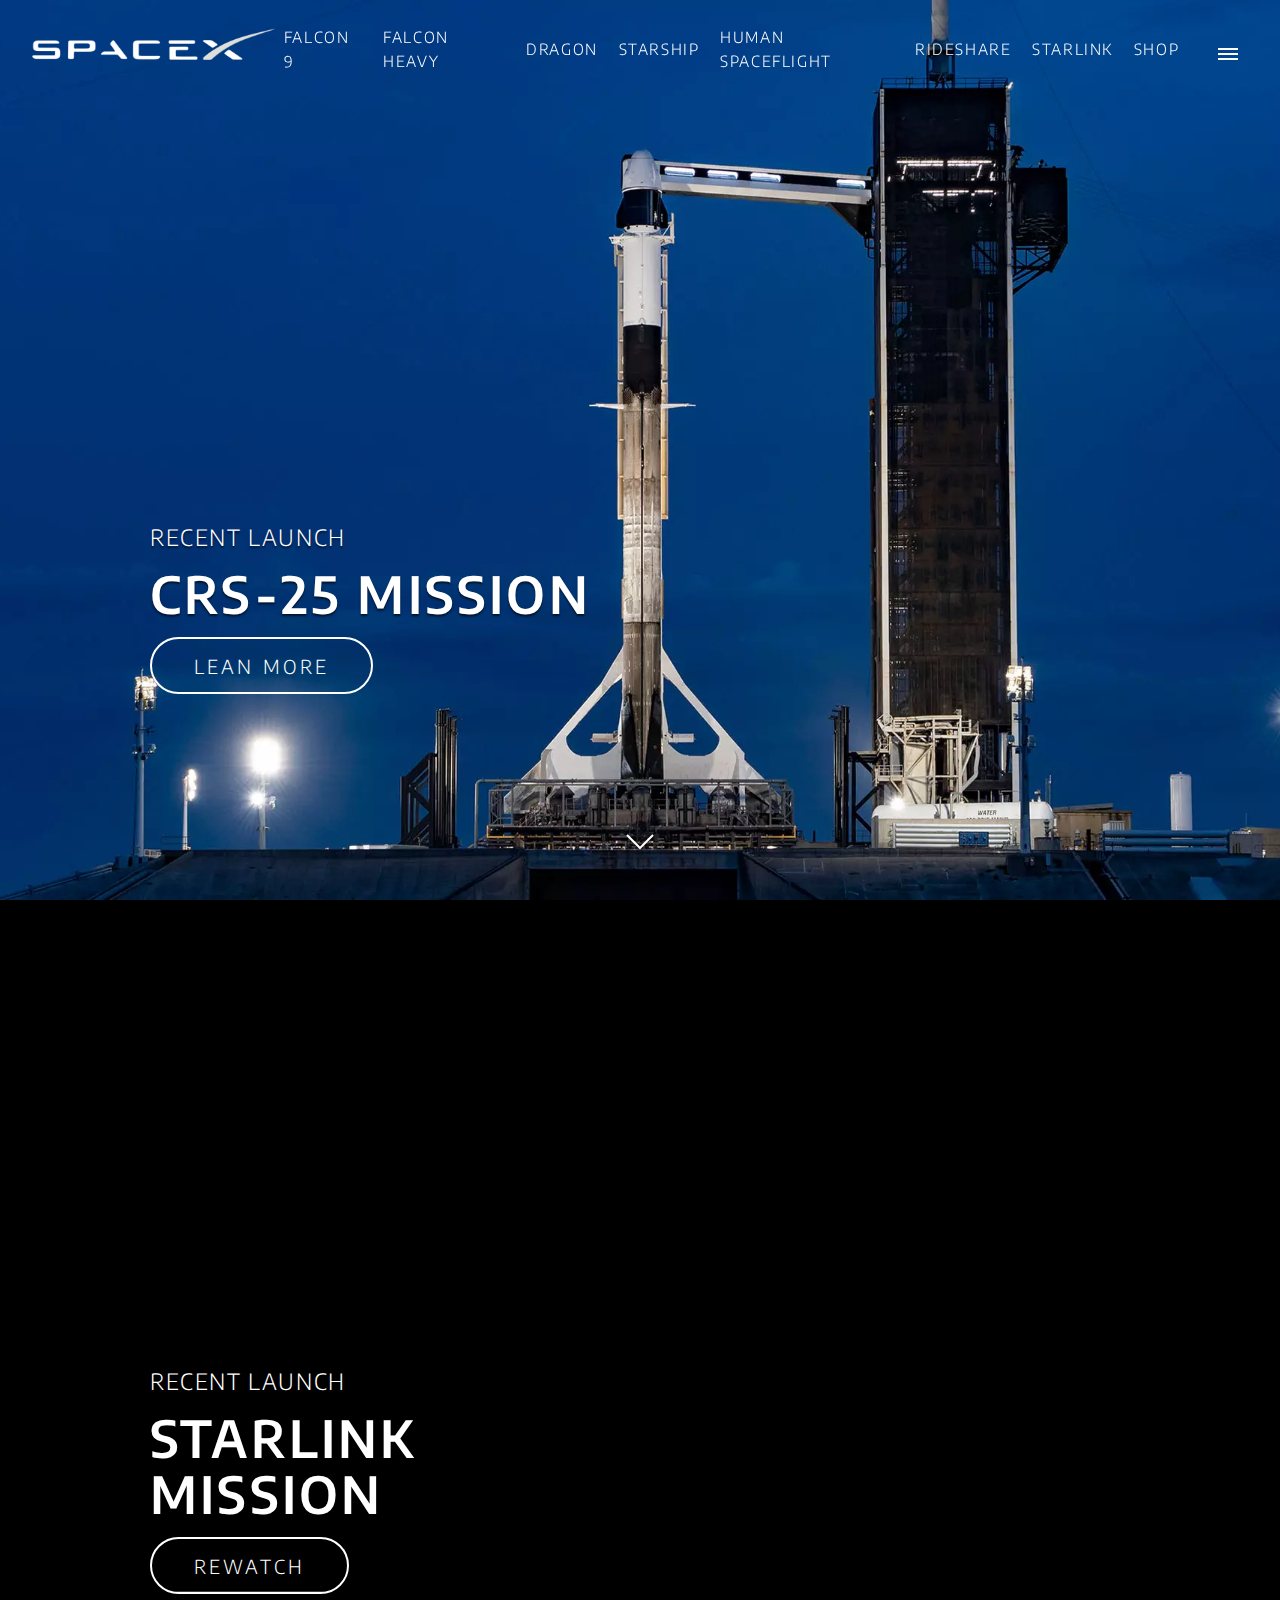
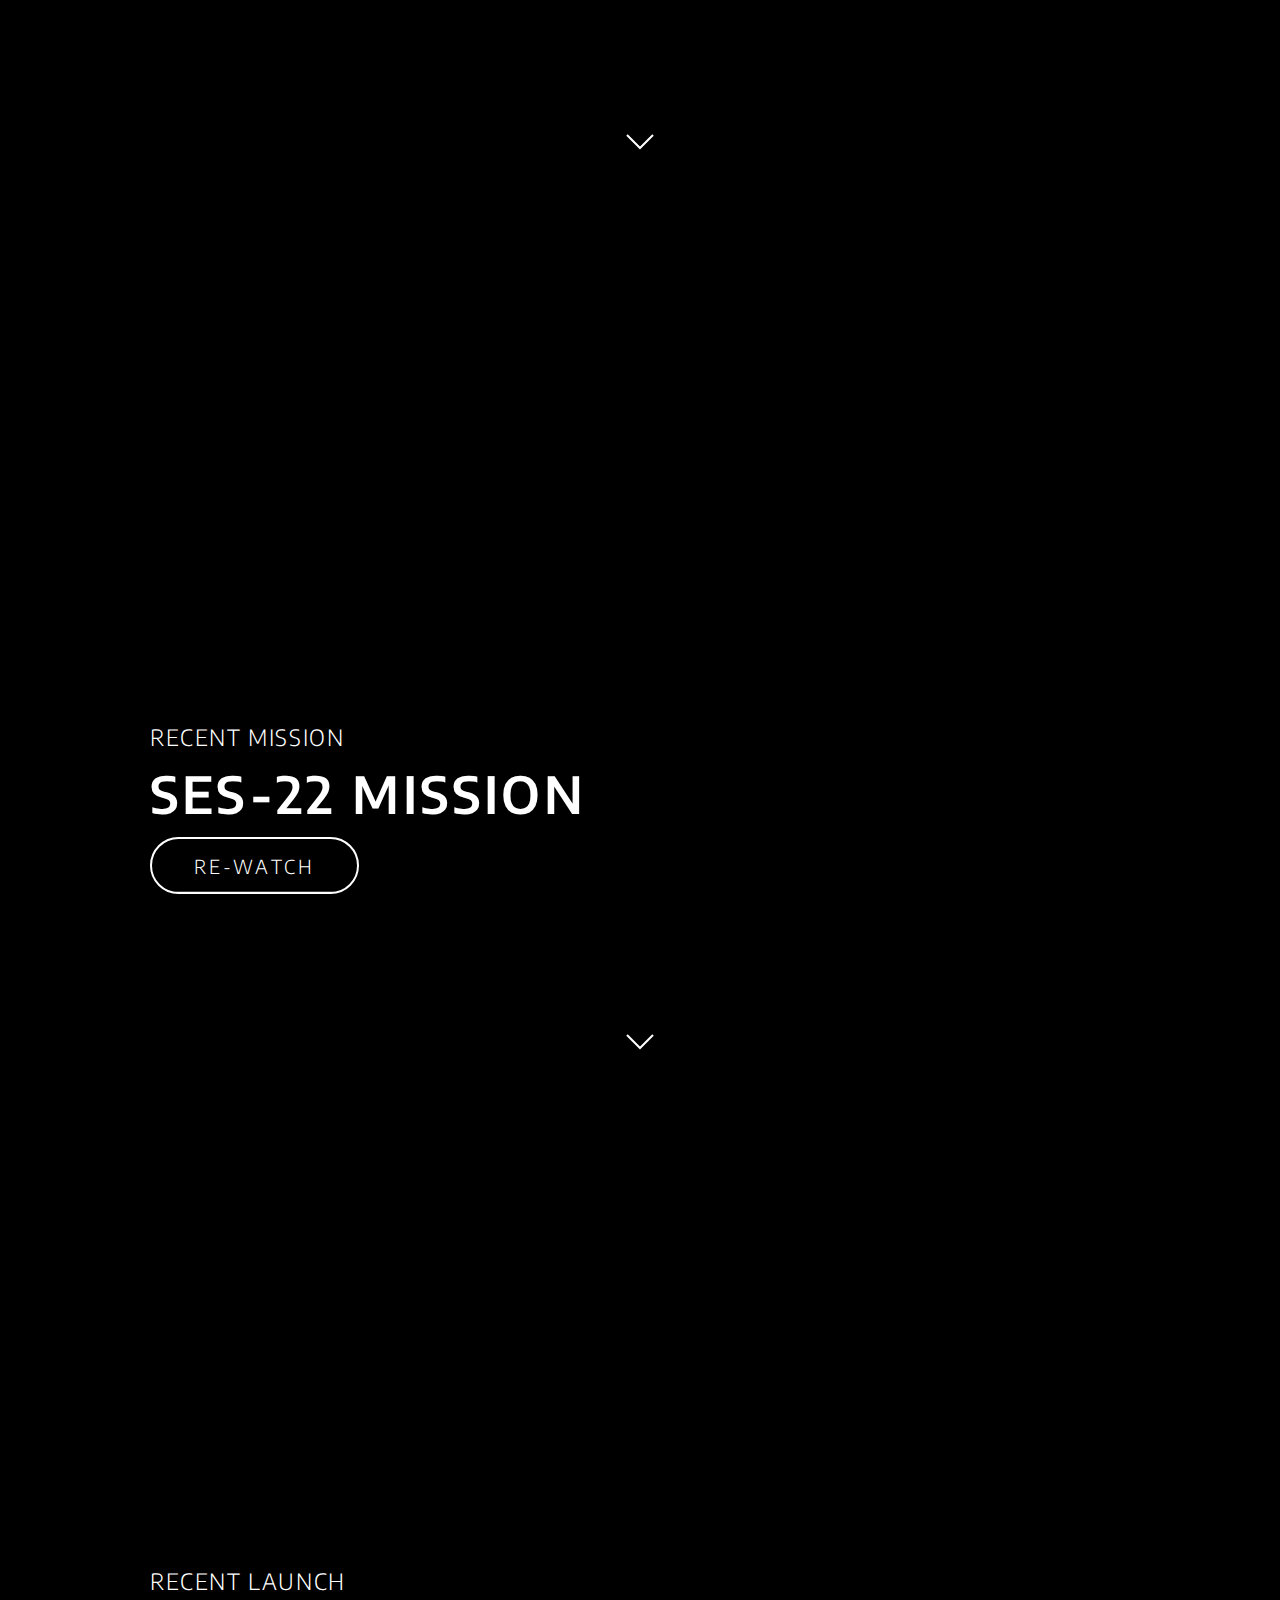
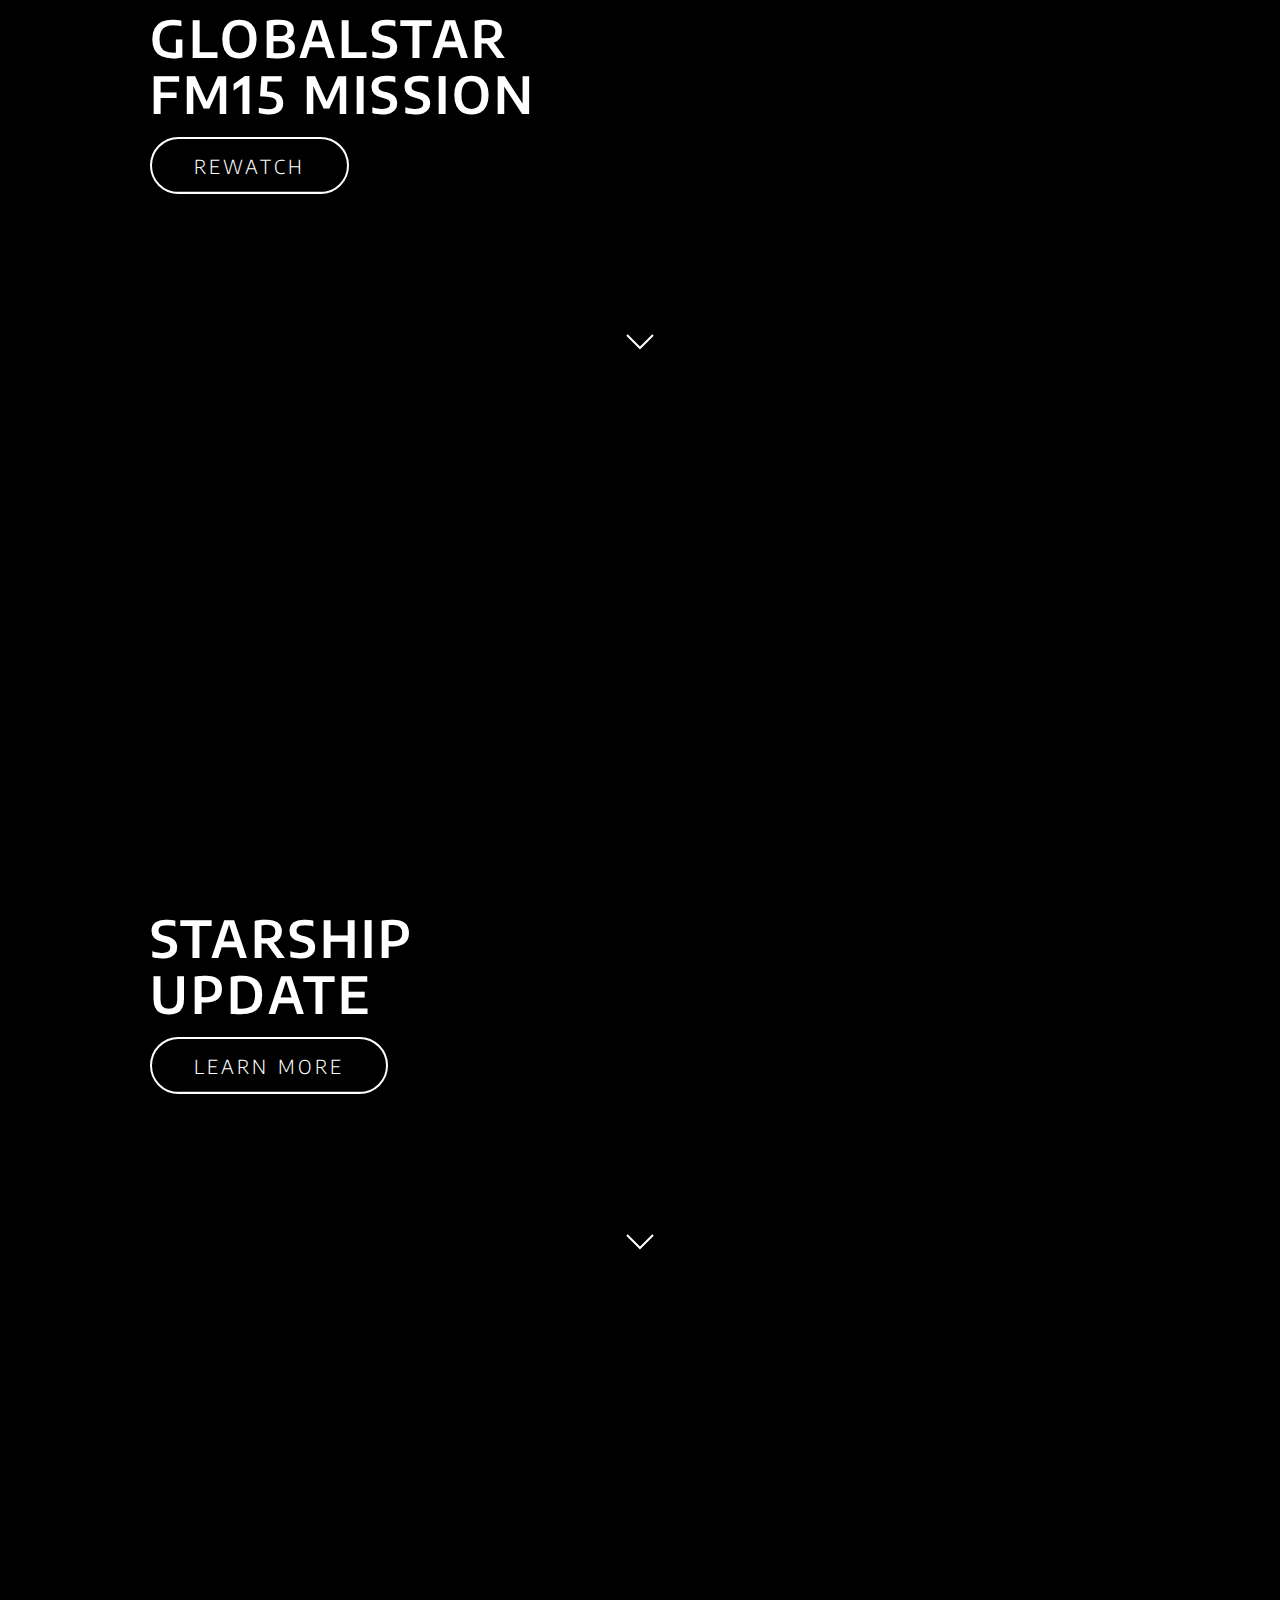
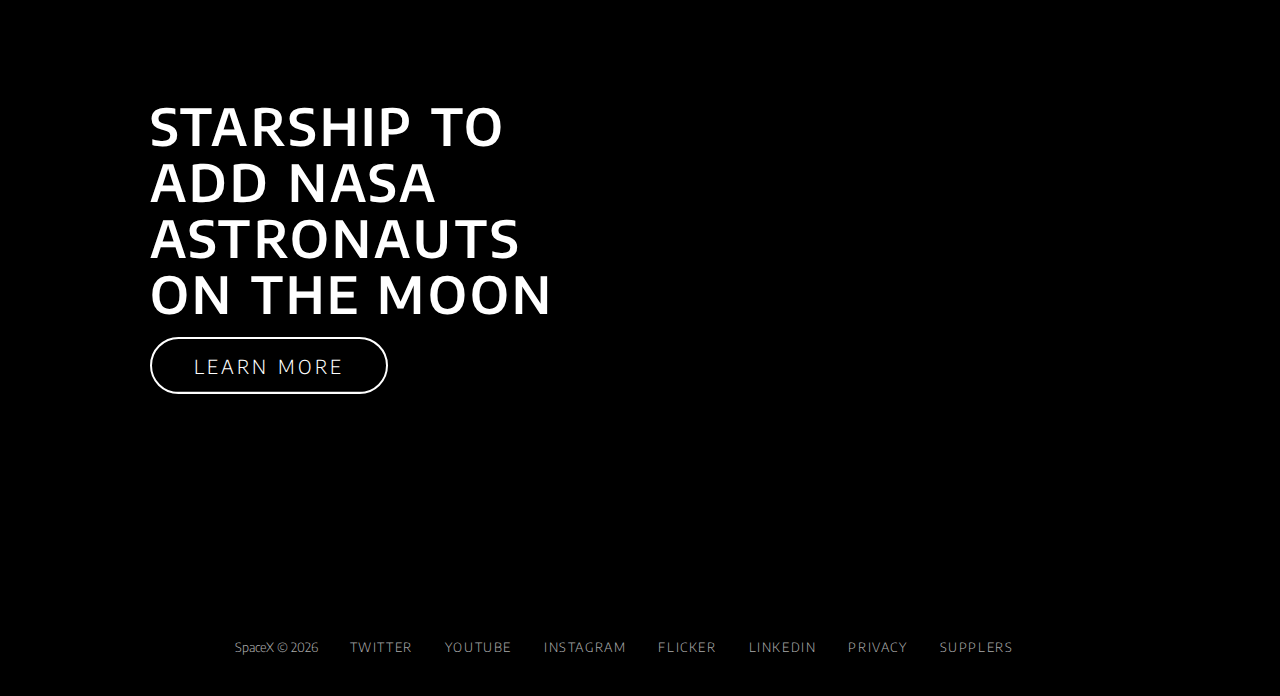
<file: index.html>
<!DOCTYPE html>
<html lang="en">
  <head>
    <meta charset="UTF-8" />
    <meta name="viewport" content="width=device-width, initial-scale=1.0" />

    <link
      rel="apple-touch-icon"
      sizes="180x180"
      href="favicon/apple-touch-icon.png"
    />
    <link
      rel="icon"
      type="image/png"
      sizes="32x32"
      href="favicon/favicon-32x32.png"
    />
    <link
      rel="icon"
      type="image/png"
      sizes="16x16"
      href="favicon/favicon-16x16.png"
    />

    <link
      rel="mask-icon"
      href="favicon/safari-pinned-tab.svg"
      color="#5bbad5"
    />
    <link rel="stylesheet" type="text/css" href="style.css" />
    <script src="script.js" defer></script>

    <title>SpaceEx2022</title>
  </head>
  <body>
    <div id="overlay"></div>
    <div id="mobile-menu" class="mobile-main-menu">
      <ul>
        <li><a href="https://www.spacex.com/mission/">Mission</a></li>
        <li><a href="https://www.spacex.com/launches/">Launches</a></li>
        <li><a href="https://www.spacex.com/careers/">Careers</a></li>
        <li><a href="https://www.spacex.com/updates/">Updates</a></li>
        <li><a href="https://shop.spacex.com/">Shop</a></li>
        <li class="mobile-only"><a href="falcon9.html">Falcon 9</a></li>
        <li class="mobile-only">
          <a href="falcon-heavy.html">Falcon Heavy</a>
        </li>
        <li class="mobile-only"><a href="dragon.html">Dragon</a></li>
        <li class="mobile-only"><a href="starship.html">Starship</a></li>
        <li class="mobile-only">
          <a href="https://www.spacex.com/human-spaceflight/"
            >Human Spaceflight</a
          >
        </li>
        <li class="mobile-only">
          <a href="https://www.spacex.com/rideshare/">Rideshare</a>
        </li>
        <li class="mobile-only">
          <a href="https://www.starlink.com/">Starlink</a>
        </li>
      </ul>
    </div>
    <header class="main-header">
      <div class="logo">
        <a href="https://peter-easterbrook.github.io/SpaceExClone2022/">
          <img src="images/logo.png" alt="logoSpaceX" />
        </a>
      </div>
      <nav class="desktop-main-menu">
        <ul>
          <li><a href="falcon9.html">Falcon 9</a></li>
          <li><a href="falcon-heavy.html">Falcon Heavy</a></li>
          <li><a href="dragon.html">Dragon</a></li>
          <li><a href="starship.html">Starship</a></li>
          <li>
            <a href="https://www.spacex.com/human-spaceflight/"
              >Human Spaceflight</a
            >
          </li>
          <li><a href="https://www.spacex.com/rideshare/">Rideshare</a></li>
          <li><a href="https://www.starlink.com/">Starlink</a></li>
          <li><a href="https://shop.spacex.com/">Shop</a></li>
        </ul>
      </nav>
    </header>
    <!-- Hamburger Menu -->
    <button id="menu-btn" class="hamburger" type="button">
      <span class="hamburger-top"></span>
      <span class="hamburger-middle"></span>
      <span class="hamburger-bottom"></span>
    </button>

    <section class="section-a">
      <div class="section-inner">
        <h4>Recent Launch</h4>
        <h2>CRS-25 Mission</h2>
        <a
          href="https://www.nasaspaceflight.com/2022/07/spacex-crs-25-launch/"
          class="btn"
        >
          <div class="hover"></div>
          <span> Lean more </span>
        </a>
      </div>
      <div class="scroll-arrow">
        <svg width="30px" height="20px">
          <path
            stroke="#ffffff"
            fill="none"
            stroke-width="2px"
            d="M2.000,5.000 L15.000,18.000 L28.000,5.000 "
          ></path>
        </svg>
      </div>
    </section>
    <!-- Section B -->
    <section class="section-b">
      <div class="section-inner">
        <h4>Recent Launch</h4>
        <h2>Starlink</h2>
        <h2>Mission</h2>
        <a href="https://www.spacex.com/launches/sl3-3/" class="btn">
          <div class="hover"></div>
          <span>Rewatch</span>
        </a>
      </div>

      <div class="scroll-arrow">
        <svg width="30px" height="20px">
          <path
            stroke="#ffffff"
            fill="none"
            stroke-width="2px"
            d="M2.000,5.000 L15.000,18.000 L28.000,5.000 "
          ></path>
        </svg>
      </div>
    </section>

    <!-- Section C -->
    <section class="section-c">
      <div class="section-inner">
        <h4>Recent Mission</h4>
        <h2>SES-22 Mission</h2>
        <a href="https://www.youtube.com/watch?v=ZjUvXWg2_fE" class="btn">
          <div class="hover"></div>
          <span>re-watch</span>
        </a>
      </div>

      <div class="scroll-arrow">
        <svg width="30px" height="20px">
          <path
            stroke="#ffffff"
            fill="none"
            stroke-width="2px"
            d="M2.000,5.000 L15.000,18.000 L28.000,5.000 "
          ></path>
        </svg>
      </div>
    </section>

    <!-- Section D -->
    <section class="section-d">
      <div class="section-inner">
        <h4>Recent Launch</h4>
        <h2>Globalstar</h2>
        <h2>FM15 Mission</h2>
        <a href="https://www.youtube.com/watch?v=94cClvOFWH4" class="btn">
          <div class="hover"></div>
          <span>Rewatch</span>
        </a>
      </div>

      <div class="scroll-arrow">
        <svg width="30px" height="20px">
          <path
            stroke="#ffffff"
            fill="none"
            stroke-width="2px"
            d="M2.000,5.000 L15.000,18.000 L28.000,5.000 "
          ></path>
        </svg>
      </div>
    </section>

    <!-- Section E -->
    <section class="section-e">
      <div class="section-inner">
        <h2>Starship</h2>
        <h2>Update</h2>
        <a href="https://www.spacex.com/updates/#starship-update" class="btn">
          <div class="hover"></div>
          <span>learn more</span>
        </a>
      </div>

      <div class="scroll-arrow">
        <svg width="30px" height="20px">
          <path
            stroke="#ffffff"
            fill="none"
            stroke-width="2px"
            d="M2.000,5.000 L15.000,18.000 L28.000,5.000 "
          ></path>
        </svg>
      </div>
    </section>

    <!-- Section F -->
    <section class="section-f">
      <div class="section-inner">
        <h2>Starship to</h2>
        <h2>add NASA</h2>
        <h2>astronauts</h2>
        <h2>on the moon</h2>
        <a
          href="https://www.spacex.com/updates/#starship-moon-announcement"
          class="btn"
        >
          <div class="hover"></div>
          <span>Learn more</span>
        </a>
      </div>
    </section>
    <footer>
      <ul>
        <li>
          SpaceX &copy;
          <script>
            document.write(new Date().getFullYear());
          </script>
        </li>
        <li><a href="https://twitter.com/spacex">Twitter</a></li>
        <li><a href="https://www.youtube.com/spacex">YouTube</a></li>
        <li><a href="https://www.instagram.com/spacex/">Instagram</a></li>
        <li><a href="https://www.flickr.com/photos/spacex">Flicker</a></li>
        <li><a href="https://www.linkedin.com/company/spacex">LinkedIn</a></li>
        <li>
          <a href="https://www.spacex.com/media/privacy_policy_spacex.pdf"
            >Privacy</a
          >
        </li>
        <li><a href="https://www.spacex.com/supplier/">Supplers</a></li>
      </ul>
    </footer>
  </body>
</html>
</file>
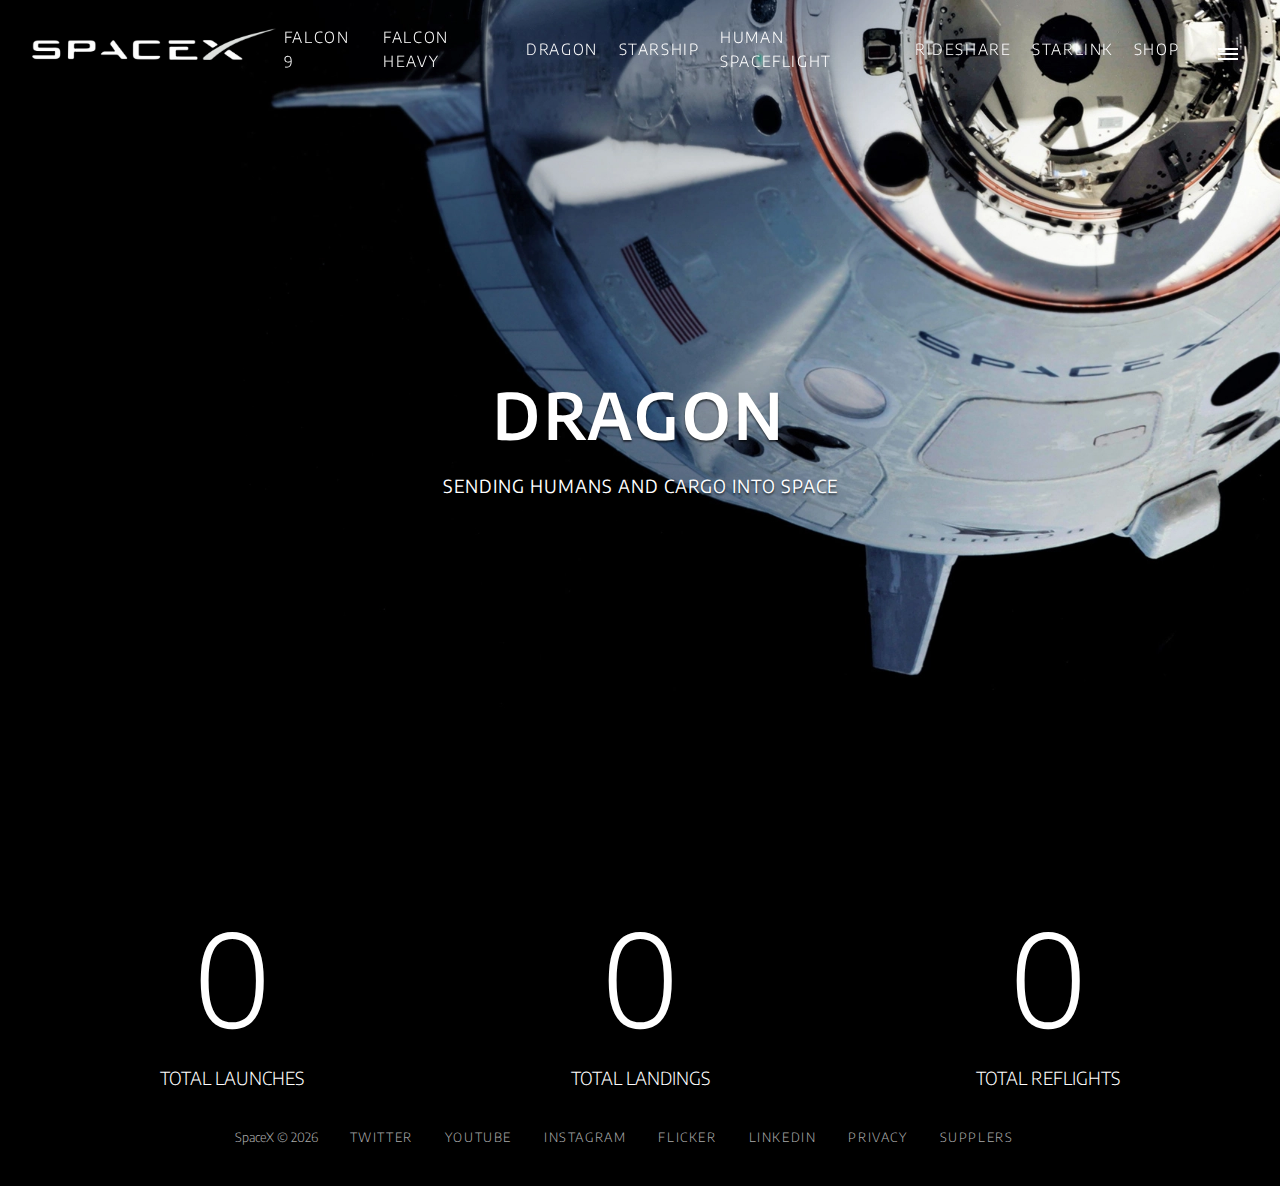
<file: dragon.html>
<!DOCTYPE html>
<html lang="en">
  <head>
    <meta charset="UTF-8" />
    <meta name="viewport" content="width=device-width, initial-scale=1.0" />

    <link
      rel="apple-touch-icon"
      sizes="180x180"
      href="favicon/apple-touch-icon.png"
    />
    <link
      rel="icon"
      type="image/png"
      sizes="32x32"
      href="favicon/favicon-32x32.png"
    />
    <link
      rel="icon"
      type="image/png"
      sizes="16x16"
      href="favicon/favicon-16x16.png"
    />

    <link
      rel="mask-icon"
      href="favicon/safari-pinned-tab.svg"
      color="#5bbad5"
    />
    <link rel="stylesheet" type="text/css" href="style.css" />
    <script src="script.js" defer></script>

    <title>Dragon 2022</title>
  </head>
  <body>
    <div id="overlay"></div>
    <div id="mobile-menu" class="mobile-main-menu">
      <ul>
        <li><a href="https://www.spacex.com/mission/">Mission</a></li>
        <li><a href="https://www.spacex.com/launches/">Launches</a></li>
        <li><a href="https://www.spacex.com/careers/">Careers</a></li>
        <li><a href="https://www.spacex.com/updates/">Updates</a></li>
        <li><a href="https://shop.spacex.com/">Shop</a></li>
        <li class="mobile-only"><a href="falcon9.html">Falcon 9</a></li>
        <li class="mobile-only">
          <a href="falcon-heavy.html">Falcon Heavy</a>
        </li>
        <li class="mobile-only"><a href="dragon.html">Dragon</a></li>
        <li class="mobile-only"><a href="starship.html">Starship</a></li>
        <li class="mobile-only">
          <a href="https://www.spacex.com/human-spaceflight/"
            >Human Spaceflight</a
          >
        </li>
        <li class="mobile-only">
          <a href="https://www.spacex.com/rideshare/">Rideshare</a>
        </li>
        <li class="mobile-only">
          <a href="https://www.starlink.com/">Starlink</a>
        </li>
      </ul>
    </div>
    <header class="main-header">
      <div class="logo">
        <a href="https://peter-easterbrook.github.io/SpaceExClone2022/">
          <img src="images/logo.png" alt="logoSpaceX" />
        </a>
      </div>
      <nav class="desktop-main-menu">
        <ul>
          <li><a href="falcon9.html">Falcon 9</a></li>
          <li><a href="falcon-heavy.html">Falcon Heavy</a></li>
          <li><a href="dragon.html">Dragon</a></li>
          <li><a href="starship.html">Starship</a></li>
          <li>
            <a href="https://www.spacex.com/human-spaceflight/"
              >Human Spaceflight</a
            >
          </li>
          <li><a href="https://www.spacex.com/rideshare/">Rideshare</a></li>
          <li><a href="https://www.starlink.com/">Starlink</a></li>
          <li><a href="https://shop.spacex.com/">Shop</a></li>
        </ul>
      </nav>
    </header>
    <!-- Hamburger Menu -->
    <button id="menu-btn" class="hamburger" type="button">
      <span class="hamburger-top"></span>
      <span class="hamburger-middle"></span>
      <span class="hamburger-bottom"></span>
    </button>

    <section class="section-animate bg-dragon"></section>
    <div class="section-inner-center">
      <h3>Dragon</h3>
      <p>sENDING HUMANS AND CARGO INTO SPACE</p>
    </div>
    <div class="stats">
      <div>
        <span class="counter" data-target="35">0</span>
        <h4>Total Launches</h4>
      </div>
      <div>
        <span class="counter" data-target="31">0</span>
        <h4>Total Landings</h4>
      </div>
      <div>
        <span class="counter" data-target="41">0</span>
        <h4>Total Reflights</h4>
      </div>
    </div>

    <footer>
      <ul>
        <li>
          SpaceX &copy;
          <script>
            document.write(new Date().getFullYear());
          </script>
        </li>
        <li><a href="https://twitter.com/spacex">Twitter</a></li>
        <li><a href="https://www.youtube.com/spacex">YouTube</a></li>
        <li><a href="https://www.instagram.com/spacex/">Instagram</a></li>
        <li><a href="https://www.flickr.com/photos/spacex">Flicker</a></li>
        <li><a href="https://www.linkedin.com/company/spacex">LinkedIn</a></li>
        <li>
          <a href="https://www.spacex.com/media/privacy_policy_spacex.pdf"
            >Privacy</a
          >
        </li>
        <li><a href="https://www.spacex.com/supplier/">Supplers</a></li>
      </ul>
    </footer>
  </body>
</html>
</file>
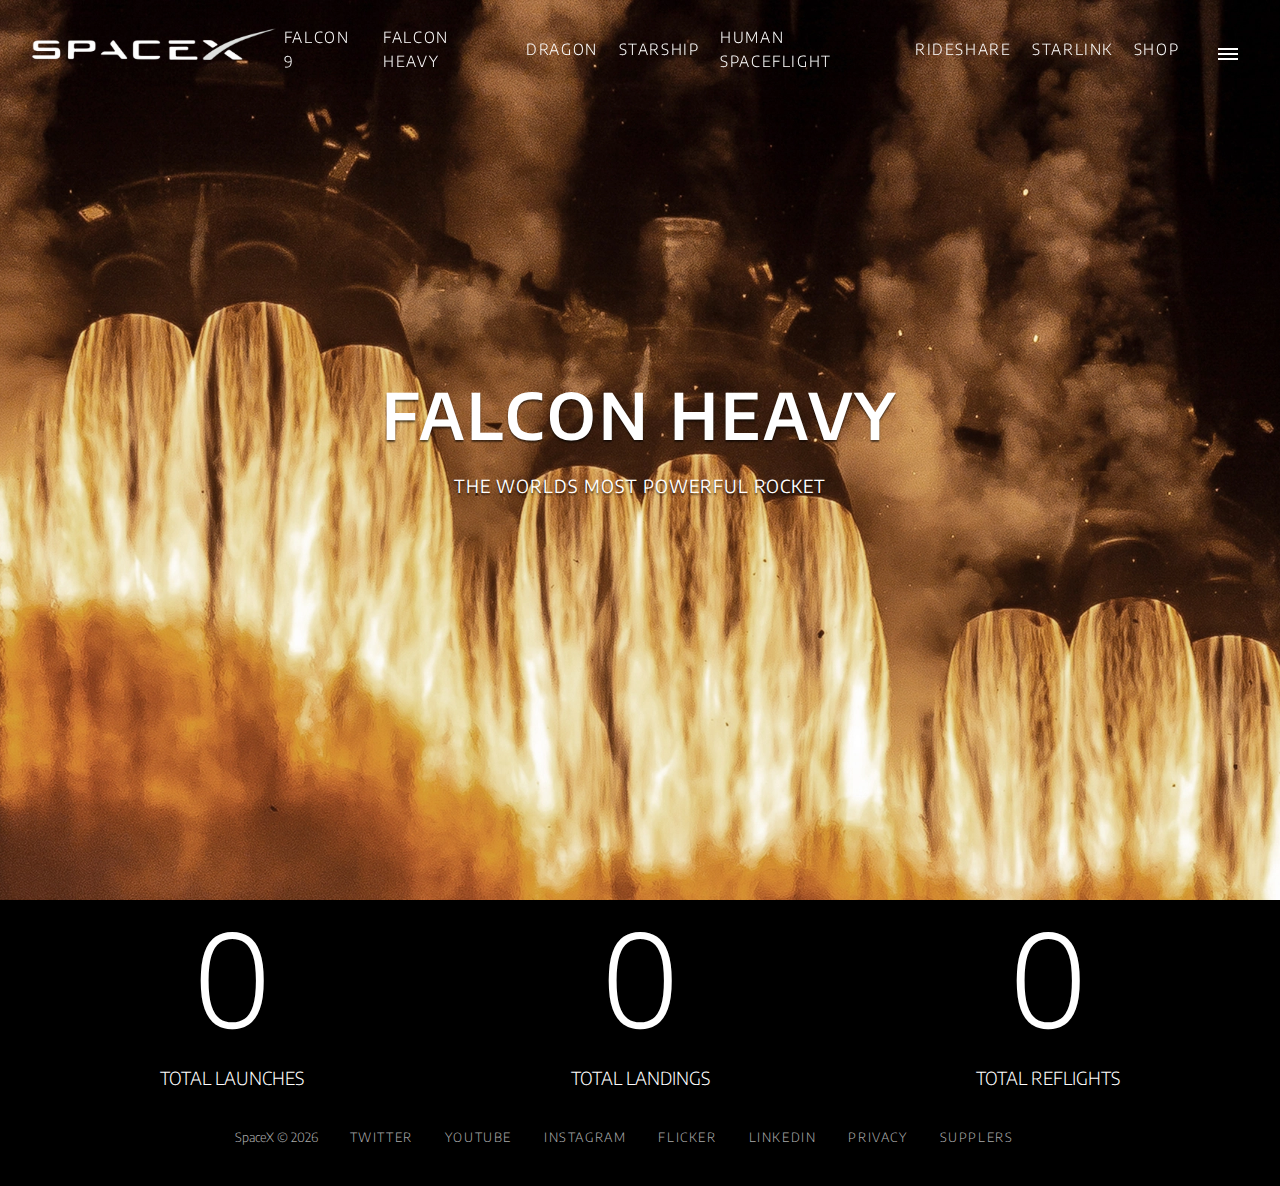
<file: falcon-heavy.html>
<!DOCTYPE html>
<html lang="en">
  <head>
    <meta charset="UTF-8" />
    <meta name="viewport" content="width=device-width, initial-scale=1.0" />

    <link
      rel="apple-touch-icon"
      sizes="180x180"
      href="favicon/apple-touch-icon.png"
    />
    <link
      rel="icon"
      type="image/png"
      sizes="32x32"
      href="favicon/favicon-32x32.png"
    />
    <link
      rel="icon"
      type="image/png"
      sizes="16x16"
      href="favicon/favicon-16x16.png"
    />

    <link
      rel="mask-icon"
      href="favicon/safari-pinned-tab.svg"
      color="#5bbad5"
    />
    <link rel="stylesheet" type="text/css" href="style.css" />
    <script src="script.js" defer></script>

    <title>Falcon Heavy 2022</title>
  </head>
  <body>
    <div id="overlay"></div>
    <div id="mobile-menu" class="mobile-main-menu">
      <ul>
        <li><a href="https://www.spacex.com/mission/">Mission</a></li>
        <li><a href="https://www.spacex.com/launches/">Launches</a></li>
        <li><a href="https://www.spacex.com/careers/">Careers</a></li>
        <li><a href="https://www.spacex.com/updates/">Updates</a></li>
        <li><a href="https://shop.spacex.com/">Shop</a></li>
        <li class="mobile-only"><a href="falcon9.html">Falcon 9</a></li>
        <li class="mobile-only">
          <a href="falcon-heavy.html">Falcon Heavy</a>
        </li>
        <li class="mobile-only"><a href="dragon.html">Dragon</a></li>
        <li class="mobile-only"><a href="starship.html">Starship</a></li>
        <li class="mobile-only">
          <a href="https://www.spacex.com/human-spaceflight/"
            >Human Spaceflight</a
          >
        </li>
        <li class="mobile-only">
          <a href="https://www.spacex.com/rideshare/">Rideshare</a>
        </li>
        <li class="mobile-only">
          <a href="https://www.starlink.com/">Starlink</a>
        </li>
      </ul>
    </div>
    <header class="main-header">
      <div class="logo">
        <a href="https://peter-easterbrook.github.io/SpaceExClone2022/">
          <img src="images/logo.png" alt="logoSpaceX" />
        </a>
      </div>
      <nav class="desktop-main-menu">
        <ul>
          <li><a href="falcon9.html">Falcon 9</a></li>
          <li><a href="falcon-heavy.html">Falcon Heavy</a></li>
          <li><a href="dragon.html">Dragon</a></li>
          <li><a href="starship.html">Starship</a></li>
          <li>
            <a href="https://www.spacex.com/human-spaceflight/"
              >Human Spaceflight</a
            >
          </li>
          <li><a href="https://www.spacex.com/rideshare/">Rideshare</a></li>
          <li><a href="https://www.starlink.com/">Starlink</a></li>
          <li><a href="https://shop.spacex.com/">Shop</a></li>
        </ul>
      </nav>
    </header>
    <!-- Hamburger Menu -->
    <button id="menu-btn" class="hamburger" type="button">
      <span class="hamburger-top"></span>
      <span class="hamburger-middle"></span>
      <span class="hamburger-bottom"></span>
    </button>

    <section class="section-animate bg-falcon-heavy"></section>
    <div class="section-inner-center">
      <h3>Falcon Heavy</h3>
      <p>The worlds most powerful rocket</p>
    </div>
    <div class="stats">
      <div>
        <span class="counter" data-target="3">0</span>
        <h4>Total Launches</h4>
      </div>
      <div>
        <span class="counter" data-target="7">0</span>
        <h4>Total Landings</h4>
      </div>
      <div>
        <span class="counter" data-target="4">0</span>
        <h4>Total Reflights</h4>
      </div>
    </div>

    <footer>
      <ul>
        <li>
          SpaceX &copy;
          <script>
            document.write(new Date().getFullYear());
          </script>
        </li>
        <li><a href="https://twitter.com/spacex">Twitter</a></li>
        <li><a href="https://www.youtube.com/spacex">YouTube</a></li>
        <li><a href="https://www.instagram.com/spacex/">Instagram</a></li>
        <li><a href="https://www.flickr.com/photos/spacex">Flicker</a></li>
        <li><a href="https://www.linkedin.com/company/spacex">LinkedIn</a></li>
        <li>
          <a href="https://www.spacex.com/media/privacy_policy_spacex.pdf"
            >Privacy</a
          >
        </li>
        <li><a href="https://www.spacex.com/supplier/">Supplers</a></li>
      </ul>
    </footer>
  </body>
</html>
</file>
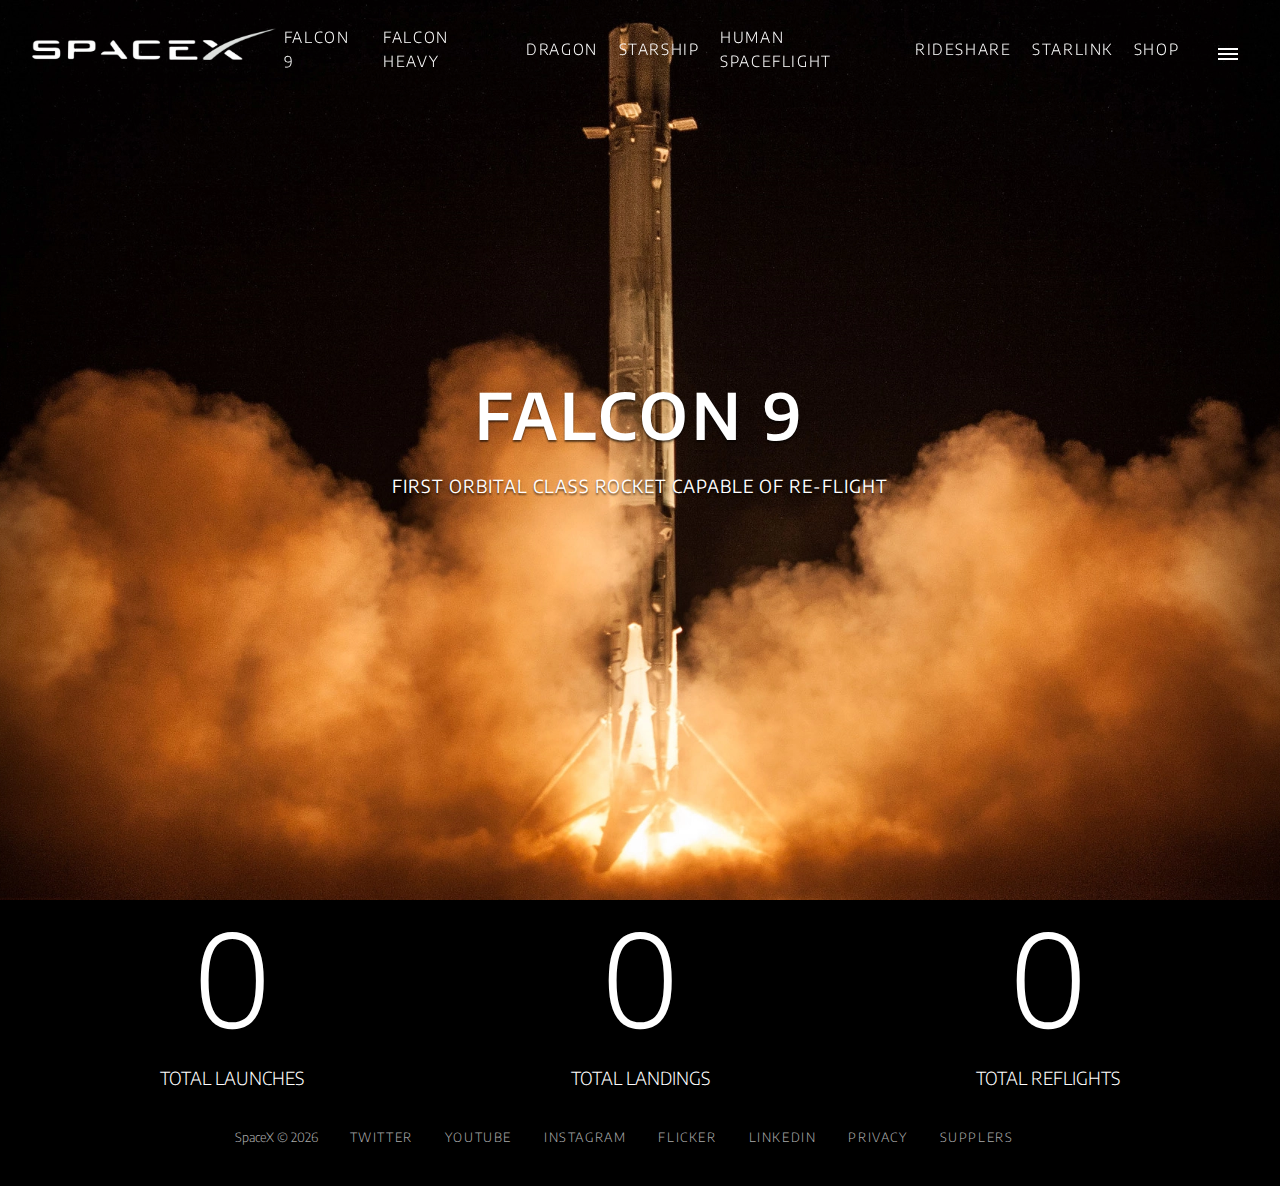
<file: falcon9.html>
<!DOCTYPE html>
<html lang="en">
  <head>
    <meta charset="UTF-8" />
    <meta name="viewport" content="width=device-width, initial-scale=1.0" />

    <link
      rel="apple-touch-icon"
      sizes="180x180"
      href="favicon/apple-touch-icon.png"
    />
    <link
      rel="icon"
      type="image/png"
      sizes="32x32"
      href="favicon/favicon-32x32.png"
    />
    <link
      rel="icon"
      type="image/png"
      sizes="16x16"
      href="favicon/favicon-16x16.png"
    />

    <link
      rel="mask-icon"
      href="favicon/safari-pinned-tab.svg"
      color="#5bbad5"
    />
    <link rel="stylesheet" type="text/css" href="style.css" />
    <script src="script.js" defer></script>

    <title>Falcon 9 2022</title>
  </head>
  <body>
    <div id="overlay"></div>
    <div id="mobile-menu" class="mobile-main-menu">
      <ul>
        <li><a href="https://www.spacex.com/mission/">Mission</a></li>
        <li><a href="https://www.spacex.com/launches/">Launches</a></li>
        <li><a href="https://www.spacex.com/careers/">Careers</a></li>
        <li><a href="https://www.spacex.com/updates/">Updates</a></li>
        <li><a href="https://shop.spacex.com/">Shop</a></li>
        <li class="mobile-only"><a href="falcon9.html">Falcon 9</a></li>
        <li class="mobile-only">
          <a href="falcon-heavy.html">Falcon Heavy</a>
        </li>
        <li class="mobile-only"><a href="dragon.html">Dragon</a></li>
        <li class="mobile-only"><a href="starship.html">Starship</a></li>
        <li class="mobile-only">
          <a href="https://www.spacex.com/human-spaceflight/"
            >Human Spaceflight</a
          >
        </li>
        <li class="mobile-only">
          <a href="https://www.spacex.com/rideshare/">Rideshare</a>
        </li>
        <li class="mobile-only">
          <a href="https://www.starlink.com/">Starlink</a>
        </li>
      </ul>
    </div>
    <header class="main-header">
      <div class="logo">
        <a href="https://peter-easterbrook.github.io/SpaceExClone2022/">
          <img src="images/logo.png" alt="logoSpaceX" />
        </a>
      </div>
      <nav class="desktop-main-menu">
        <ul>
          <li><a href="falcon9.html">Falcon 9</a></li>
          <li><a href="falcon-heavy.html">Falcon Heavy</a></li>
          <li><a href="dragon.html">Dragon</a></li>
          <li><a href="starship.html">Starship</a></li>
          <li>
            <a href="https://www.spacex.com/human-spaceflight/"
              >Human Spaceflight</a
            >
          </li>
          <li><a href="https://www.spacex.com/rideshare/">Rideshare</a></li>
          <li><a href="https://www.starlink.com/">Starlink</a></li>
          <li><a href="https://shop.spacex.com/">Shop</a></li>
        </ul>
      </nav>
    </header>
    <!-- Hamburger Menu -->
    <button id="menu-btn" class="hamburger" type="button">
      <span class="hamburger-top"></span>
      <span class="hamburger-middle"></span>
      <span class="hamburger-bottom"></span>
    </button>

    <section class="section-animate bg-falcon-9"></section>
    <div class="section-inner-center">
      <h3>Falcon 9</h3>
      <p>First orbital class rocket capable of re-flight</p>
    </div>
    <div class="stats">
      <div>
        <span class="counter" data-target="168">0</span>
        <h4>Total Launches</h4>
      </div>
      <div>
        <span class="counter" data-target="128">0</span>
        <h4>Total Landings</h4>
      </div>
      <div>
        <span class="counter" data-target="107">0</span>
        <h4>Total Reflights</h4>
      </div>
    </div>

    <footer>
      <ul>
        <li>
          SpaceX &copy;
          <script>
            document.write(new Date().getFullYear());
          </script>
        </li>
        <li><a href="https://twitter.com/spacex">Twitter</a></li>
        <li><a href="https://www.youtube.com/spacex">YouTube</a></li>
        <li><a href="https://www.instagram.com/spacex/">Instagram</a></li>
        <li><a href="https://www.flickr.com/photos/spacex">Flicker</a></li>
        <li><a href="https://www.linkedin.com/company/spacex">LinkedIn</a></li>
        <li>
          <a href="https://www.spacex.com/media/privacy_policy_spacex.pdf"
            >Privacy</a
          >
        </li>
        <li><a href="https://www.spacex.com/supplier/">Supplers</a></li>
      </ul>
    </footer>
  </body>
</html>
</file>
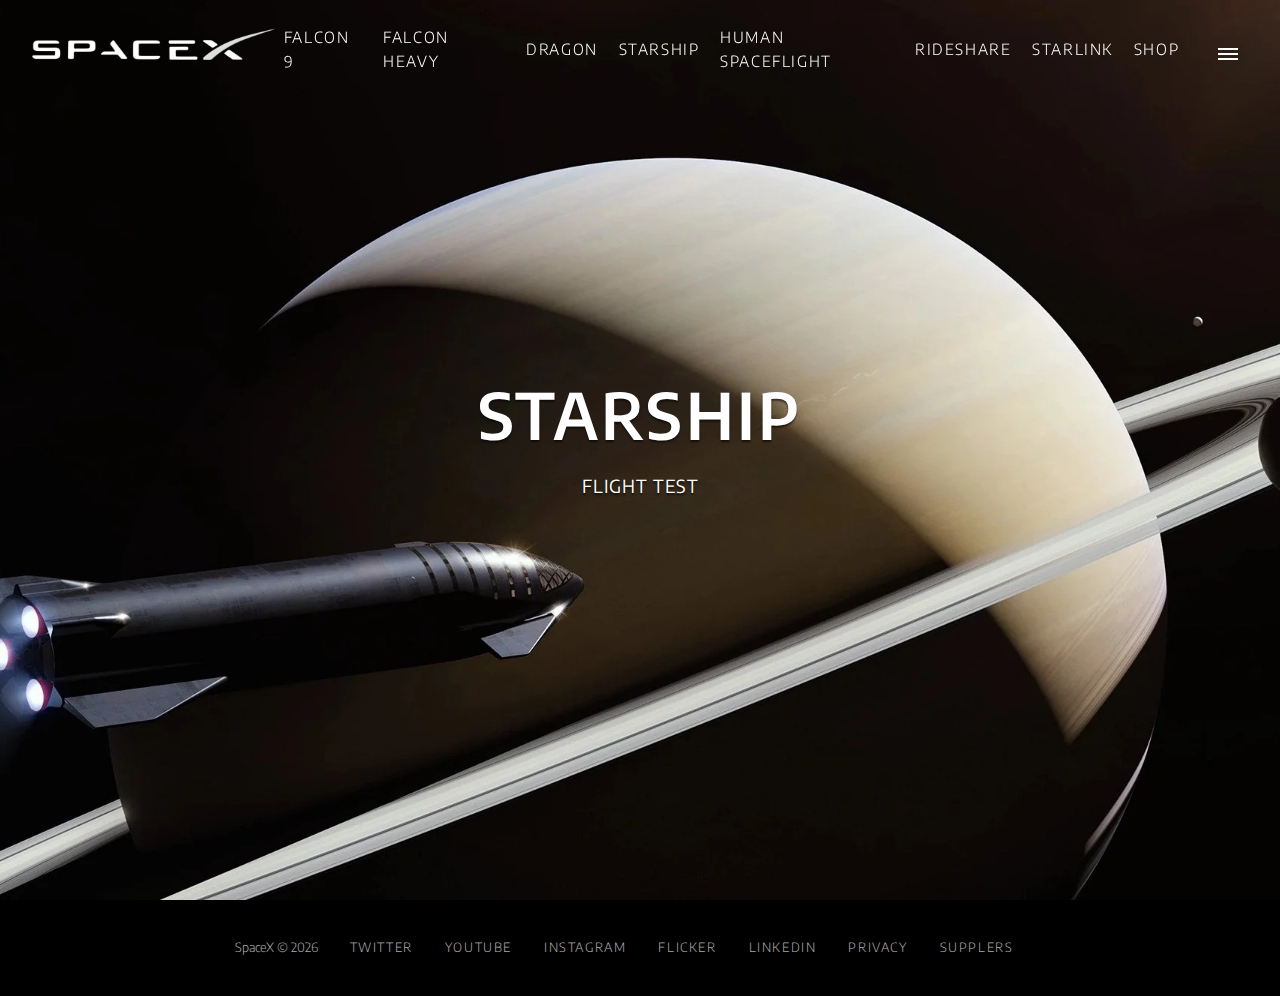
<file: starship.html>
<!DOCTYPE html>
<html lang="en">
  <head>
    <meta charset="UTF-8" />
    <meta name="viewport" content="width=device-width, initial-scale=1.0" />

    <link
      rel="apple-touch-icon"
      sizes="180x180"
      href="favicon/apple-touch-icon.png"
    />
    <link
      rel="icon"
      type="image/png"
      sizes="32x32"
      href="favicon/favicon-32x32.png"
    />
    <link
      rel="icon"
      type="image/png"
      sizes="16x16"
      href="favicon/favicon-16x16.png"
    />

    <link
      rel="mask-icon"
      href="favicon/safari-pinned-tab.svg"
      color="#5bbad5"
    />
    <link rel="stylesheet" type="text/css" href="style.css" />
    <script src="script.js" defer></script>

    <title>Dragon 2022</title>
  </head>
  <body>
    <div id="overlay"></div>
    <div id="mobile-menu" class="mobile-main-menu">
      <ul>
        <li><a href="https://www.spacex.com/mission/">Mission</a></li>
        <li><a href="https://www.spacex.com/launches/">Launches</a></li>
        <li><a href="https://www.spacex.com/careers/">Careers</a></li>
        <li><a href="https://www.spacex.com/updates/">Updates</a></li>
        <li><a href="https://shop.spacex.com/">Shop</a></li>
        <li class="mobile-only"><a href="falcon9.html">Falcon 9</a></li>
        <li class="mobile-only">
          <a href="falcon-heavy.html">Falcon Heavy</a>
        </li>
        <li class="mobile-only"><a href="dragon.html">Dragon</a></li>
        <li class="mobile-only"><a href="starship.html">Starship</a></li>
        <li class="mobile-only">
          <a href="https://www.spacex.com/human-spaceflight/"
            >Human Spaceflight</a
          >
        </li>
        <li class="mobile-only">
          <a href="https://www.spacex.com/rideshare/">Rideshare</a>
        </li>
        <li class="mobile-only">
          <a href="https://www.starlink.com/">Starlink</a>
        </li>
      </ul>
    </div>
    <header class="main-header">
      <div class="logo">
        <a href="https://peter-easterbrook.github.io/SpaceExClone2022/">
          <img src="images/logo.png" alt="logoSpaceX" />
        </a>
      </div>
      <nav class="desktop-main-menu">
        <ul>
          <li><a href="falcon9.html">Falcon 9</a></li>
          <li><a href="falcon-heavy.html">Falcon Heavy</a></li>
          <li><a href="dragon.html">Dragon</a></li>
          <li><a href="starship.html">Starship</a></li>
          <li>
            <a href="https://www.spacex.com/human-spaceflight/"
              >Human Spaceflight</a
            >
          </li>
          <li><a href="https://www.spacex.com/rideshare/">Rideshare</a></li>
          <li><a href="https://www.starlink.com/">Starlink</a></li>
          <li><a href="https://shop.spacex.com/">Shop</a></li>
        </ul>
      </nav>
    </header>
    <!-- Hamburger Menu -->
    <button id="menu-btn" class="hamburger" type="button">
      <span class="hamburger-top"></span>
      <span class="hamburger-middle"></span>
      <span class="hamburger-bottom"></span>
    </button>

    <section class="section-animate bg-starship"></section>
    <div class="section-inner-center">
      <h3>starship</h3>
      <p>flight test</p>
    </div>

    <footer>
      <ul>
        <li>
          SpaceX &copy;
          <script>
            document.write(new Date().getFullYear());
          </script>
        </li>
        <li><a href="https://twitter.com/spacex">Twitter</a></li>
        <li><a href="https://www.youtube.com/spacex">YouTube</a></li>
        <li><a href="https://www.instagram.com/spacex/">Instagram</a></li>
        <li><a href="https://www.flickr.com/photos/spacex">Flicker</a></li>
        <li><a href="https://www.linkedin.com/company/spacex">LinkedIn</a></li>
        <li>
          <a href="https://www.spacex.com/media/privacy_policy_spacex.pdf"
            >Privacy</a
          >
        </li>
        <li><a href="https://www.spacex.com/supplier/">Supplers</a></li>
      </ul>
    </footer>
  </body>
</html>
</file>
<file: style.css>
@import url('https://fonts.googleapis.com/css2?family=Encode+Sans:wght@200;300;400;500;600&display=swap');
/* Set core root defaults */
html {
  scroll-behavior: smooth;
  scrollbar-width: thin;
  scrollbar-color: #0074d5 #000;
}
*,
::after,
::before {
  box-sizing: border-box;
}
*,
*::after,
*::before {
  margin: 0;
}
body {
  min-height: 100vh;

  font-family: 'Encode Sans', sans-serif;
  text-rendering: optimizeSpeed;
  line-height: calc(1em + 0.5rem);
  font-weight: 300;
  user-select: none;
  overflow: auto;
  -webkit-font-smoothing: antialiased;
  background-color: #000;
  color: #fff;
  animation: fadeInAnimation ease-out 3s 1 forwards;
}
@keyframes fadeInAnimation {
  0% {
    opacity: 0;
  }
  100% {
    opacity: 1;
  }
}

body::-webkit-scrollbar {
  width: 6px;
  height: 6px;
}
body::-webkit-scrollbar-track {
  background: #3d4451;
}
body::-webkit-scrollbar-thumb {
  background: #8b92a5;
  border-radius: 10px;
}
body::-webkit-scrollbar-thumb:hover {
  background: #6acae4;
}

/* Remove list styles on ul, ol elements with a list role, which suggests default styling will be removed */
ul {
  list-style: none;
  padding: 0;
}
/* Make images easier to work with */
img,
picture,
video,
canvas,
svg {
  display: block;
  max-width: 100%;
}
input,
button,
textarea,
select {
  font: inherit;
}

a {
  text-decoration: none;
  color: #fff;
  letter-spacing: 0.1rem;
  text-transform: uppercase;
  transition: all 0.3s ease;
}

p,
h1,
h2,
h3,
h4,
h5,
h6 {
  overflow-wrap: break-word;
  hyphens: auto;
  font-weight: 300;
  color: #fff;
  text-shadow: 0px 2px 2px rgba(0, 0, 0, 0.6);
}

.main-header {
  position: fixed;
  top: 0;
  left: 0;
  width: 100%;
  height: 100px;
  background-color: transparent;
  z-index: 100;
  display: flex;
  align-items: center;
  justify-content: space-between;
  padding: 0 2rem;
  transition: all 0.3s ease;
  /* box-shadow: 0px 2px 2px rgba(0, 0, 0, 0.6); */
}

.logo {
  width: clamp(200px, 20vw, 300px);
  height: auto;
}

.logo img {
  display: block;
  width: 100%;
  height: auto;
}

.desktop-main-menu {
  margin-right: 3rem;
}

.desktop-main-menu ul {
  display: flex;
  align-items: center;
  justify-content: center;
}

.desktop-main-menu ul li {
  position: relative;
  margin-right: 1.3rem;
  padding-bottom: 2px;
}

.desktop-main-menu ul li a {
  font-size: clamp(0.6rem, 1.2vw, 1rem);
}

.desktop-main-menu ul li a::after {
  content: '';
  position: absolute;
  bottom: 0;
  left: 0;
  width: 100%;
  height: 1px;
  background-color: #fff;
  transform: scaleX(0);
  transform-origin: right center;
  transition: transform 0.6s cubic-bezier(0.19, 1, 0.22, 1);
}

.desktop-main-menu ul li a:hover::after {
  transform: scaleX(1);
  transform-origin: left center;
  transition-duration: 0.4s;
}

/* Background Images */
section {
  position: relative;
  height: 100vh;
  background-size: cover;
  background-position: center center;
  background-repeat: no-repeat;
  background-attachment: fixed;
  text-transform: uppercase;
}

.section-inner {
  position: absolute;
  bottom: 200px;
  left: 150px;
  max-width: 560px;
}
.section-inner h4 {
  font-size: 1.4rem;
  font-weight: 300;
  letter-spacing: 0.1rem;
  margin-bottom: 2rem;
  animation: fadeInUp 0.5s ease-out 0.3s forwards;
  animation-fill-mode: both; /* Stops initial show */
}
.section-inner h2 {
  font-size: clamp(2.5rem, 4vw, 3.6rem);
  text-transform: uppercase;
  letter-spacing: 0.2rem;
  font-weight: 600;
  margin-bottom: 2rem;
  animation: fadeInUp 0.5s ease-out 0.5s forwards;
  animation-fill-mode: both; /* Stops initial show */
}

.section-inner a {
  animation: fadeInUp 0.5s ease-out 0.6s forwards;
  animation-fill-mode: both; /* Stops initial show */
}
@keyframes fadeInUp {
  0% {
    opacity: 0;
    transform: translateY(10rem);
  }
  100% {
    opacity: 1;
    transform: translateY(0);
  }
}
.section-a {
  background-image: url('./images/section-a.webp');
}
.section-b {
  background-image: url('./images/section-b.webp');
}
.section-c {
  background-image: url('./images/section-c.webp');
}
.section-d {
  background-image: url('./images/section-d.webp');
}
.section-e {
  background-image: url('./images/section-e.webp');
}
.section-f {
  background-image: url('./images/section-f.webp');
}

.btn {
  position: relative;
  display: inline-block;
  padding: 0.9rem 2.6rem;
  font-size: 1.2rem;
  font-weight: 300;
  letter-spacing: 0.2rem;
  text-align: center;
  border: 2px solid #fff;
  border-radius: 50px;
  overflow: hidden;
  transition: all 0.3s ease;
  cursor: pointer;
}
.btn:hover {
  color: #000;
  transform: translateY(0);
}
.btn .hover {
  position: absolute;
  top: 0;
  left: 0;
  width: 100%;
  height: 100%;
  border-radius: 50px;
  background-color: #fff;
  z-index: -1;
  transform: translateY(100%);
  transition: transform 0.6s cubic-bezier(0.19, 1, 0.22, 1);
}

.btn:hover .hover {
  transform: translateY(0);
}

.scroll-arrow {
  position: absolute;
  bottom: 50px;
  left: 50%;
  transform: translateX(-50%);
  animation: fadeBounce 3s infinite;
}
@keyframes fadeBounce {
  0%,
  20%,
  50%,
  80%,
  100% {
    opacity: 0;
    transform: translateY(-20px);
  }

  40% {
    opacity: 1;
    transform: translateY(0);
  }
}

/* Footer */

footer {
  position: relative;
  padding: 2rem 1rem;
}
footer ul {
  display: flex;
  align-items: center;
  justify-content: center;
  flex-wrap: wrap;
}
footer ul li {
  margin-right: 2rem;
  color: #aaa;
  font-size: 0.8rem;
  line-height: 2.5;
}

footer ul li a {
  color: #aaa;
  transition: all 0.3s ease;
}
footer ul li a:hover {
  color: #fff;
}

/* Hamburger Icon */
.hamburger {
  position: fixed;
  top: 3rem;
  right: 2rem;
  width: 30px;
  height: 30px;
  z-index: 100;
  cursor: pointer;
  background: none;
  border: none;
}

.hamburger-top,
.hamburger-middle,
.hamburger-bottom {
  position: absolute;
  width: 20px;
  height: 2px;
  top: 0;
  left: 0;
  background-color: #fff;
  transition: all 0.4s ease;
}

.hamburger-middle {
  transform: translateY(5px);
}

.hamburger-bottom {
  transform: translateY(10px);
}
/* Hamburger transition */
.open {
  transform: rotate(45deg);
}

.open .hamburger-top {
  transform: translateY(10px) rotate(0deg);
}

.open .hamburger-middle {
  opacity: 0;
}

.open .hamburger-bottom {
  transform: translateY(10px) rotate(90deg);
}

/* Overlay */

.overlay-show {
  position: fixed;
  top: 0;
  left: 0;
  width: 100%;
  height: 100%;
  background-color: rgba(0, 0, 0, 0.6);
  z-index: 99;
  transition: all 0.4s ease-out;
}
/* Stop body scroll */
.stop-scroll {
  overflow: hidden;
}
/* Hide mobile main menu */
.mobile-only {
  display: none;
}
/* Mobile Menu */
.mobile-main-menu {
  position: fixed;
  top: 0;
  right: 0;
  width: 22rem;
  height: 100%;
  background-color: #000;
  z-index: 100;
  display: flex;
  justify-content: center;
  align-items: center;
  transform: translateX(100%);
  transition: transform 0.6s cubic-bezier(0.19, 1, 0.22, 1);
}

/* Bring menu from right */
.show-menu {
  transform: translateX(0);
}
.mobile-main-menu ul {
  display: flex;
  flex-direction: column;
  align-items: flex-end;
  justify-content: center;
  padding: 50px;
  width: 100%;
}

.mobile-main-menu ul li {
  margin-bottom: 2rem;
  font-size: clamp(0.8rem, 1vw, 1rem);
  font-weight: 300;
  letter-spacing: 0.2rem;
  text-transform: uppercase;
  border-bottom: 1px dotted rgb(174, 174, 174);
  width: 100%;
  text-align: right;
  padding-bottom: 0.5rem;
  transition: all 0.3s ease;
}

.mobile-main-menu ul li a {
  color: rgb(212, 212, 212);
  transition: all 0.3s ease;
}
.mobile-main-menu ul li a:hover {
  color: #fff;
}
/* Inner pages */
.bg-falcon-9 {
  background-image: url('./images/falcon-9.webp');
  z-index: -1;
}
.bg-falcon-heavy {
  background-image: url('./images/falcon-heavy.webp');
  z-index: -1;
}
.bg-dragon {
  background-image: url('./images/dragon.webp');
  z-index: -1;
}
.bg-starship {
  background-image: url('./images/starship.webp');
  z-index: -1;
}

.section-animate {
  animation: fadeIn 2s ease-out;
}
@keyframes fadeIn {
  0% {
    opacity: 0;
  }
  100% {
    opacity: 1;
  }
}
.section-inner-center {
  position: absolute;
  top: 50%;
  left: 50%;
  transform: translate(-50%, -50%);
  text-align: center;
  width: 80%;
}

.section-inner-center h3 {
  font-size: clamp(3rem, 5vw, 4.6rem);
  font-weight: 600;
  text-transform: uppercase;
  letter-spacing: 0.2rem;
  color: #fff;
  margin-bottom: 3rem;
  animation: fadeInUp 0.5s ease-out;
}
.section-inner-center p {
  font-size: clamp(1rem, 1.4vw, 1.2rem);
  font-weight: 400;
  letter-spacing: 1px;
  text-transform: uppercase;
  color: #fff;
  animation: fadeInUp 0.5s ease-out 0.2s;
  animation-fill-mode: both;
}

/* Stats */
.stats {
  max-width: 960px;
  padding-top: 4rem;
  margin: 0 auto;
  display: flex;
  align-items: center;
  justify-content: space-between;
  text-align: center;
  text-transform: uppercase;
  z-index: 200;
}

.stats div span {
  font-size: clamp(5rem, 12vw, 8rem);
}

.stats div h4 {
  margin-top: 2rem;
  font-size: clamp(1rem, 1.4vw, 1.2rem);
  font-weight: 300;
}
/* Media Queries */

@media (max-width: 960px) {
  /* Hide desktop menu */
  .desktop-main-menu {
    display: none;
  }
  .logo {
    margin: auto;
  }
  /* Show main mobile items */
  .mobile-only {
    display: block;
  }
  .stats div {
    padding: 1rem 2rem;
  }
  .stats div h4 {
    overflow-wrap: break-word;
    hyphens: auto;
  }
}
@media (max-width: 600px) {
  .section-inner {
    bottom: 75px;
    left: 20px;
  }

  footer ul li:first-child {
    position: absolute;
    padding-bottom: 2rem;
    top: 40px;
    left: 50%;
    transform: translate(-50%, -50%);
  }

  footer ul li {
    margin-right: 15px;
  }

  /* Stats */

  .stats div {
    margin-bottom: 1.6rem;
  }
}
</file>
